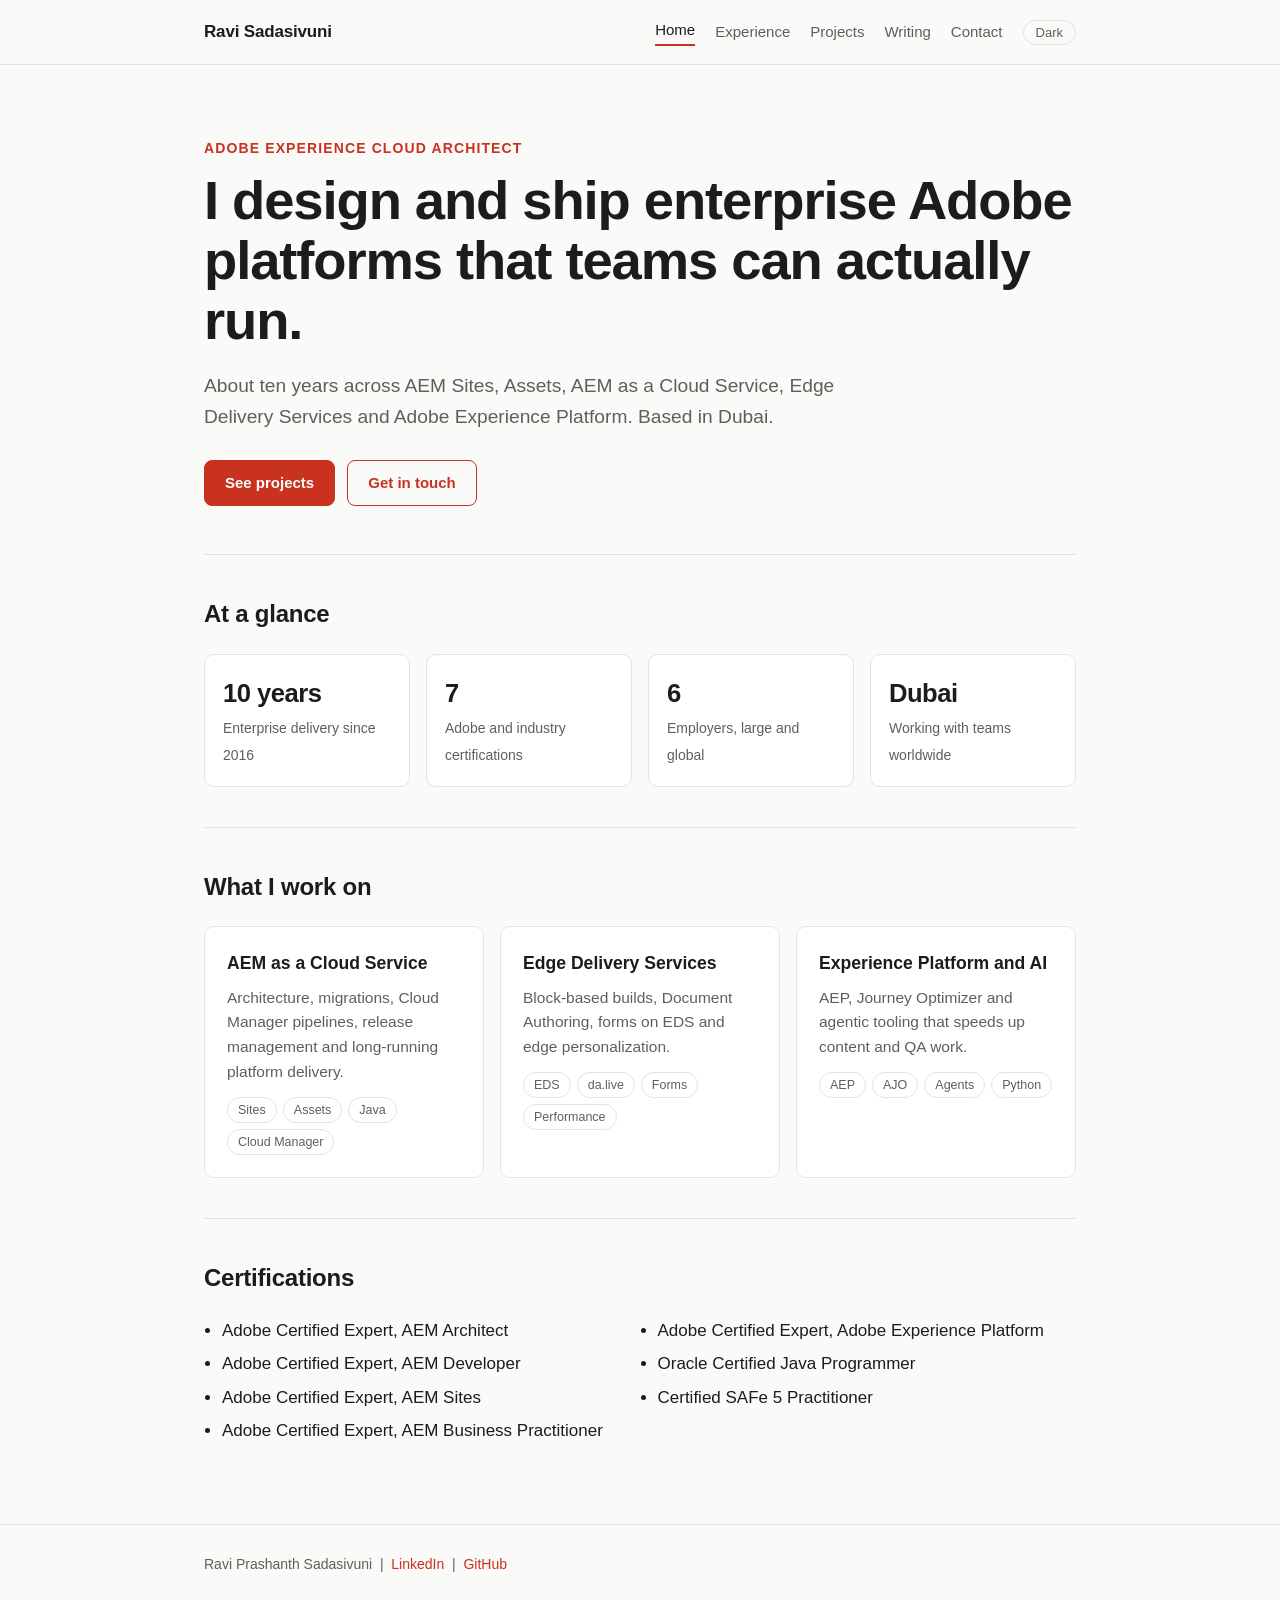
<file: index.html>
<!DOCTYPE html>
<html lang="en">
<head>
  <meta charset="utf-8">
  <meta name="viewport" content="width=device-width, initial-scale=1">
  <title>Ravi Prashanth Sadasivuni | Adobe Experience Cloud Architect</title>
  <meta name="description" content="Adobe Experience Cloud Architect and senior AEM specialist with about ten years of enterprise delivery. AEM as a Cloud Service, Edge Delivery Services, Adobe Experience Platform.">
  <link rel="stylesheet" href="assets/style.css">
</head>
<body>
  <header class="site">
    <div class="wrap">
      <a class="brand" href="index.html">Ravi Sadasivuni</a>
      <nav class="main" aria-label="Main">
        <a href="index.html" aria-current="page">Home</a>
        <a href="experience.html">Experience</a>
        <a href="projects.html">Projects</a>
        <a href="writing.html">Writing</a>
        <a href="contact.html">Contact</a>
        <button id="theme-toggle" type="button" aria-label="Toggle colour theme">Dark</button>
      </nav>
    </div>
  </header>

  <main class="wrap">
    <section class="hero">
      <p class="eyebrow">Adobe Experience Cloud Architect</p>
      <h1>I design and ship enterprise Adobe platforms that teams can actually run.</h1>
      <p class="lead">About ten years across AEM Sites, Assets, AEM as a Cloud Service, Edge Delivery Services and Adobe Experience Platform. Based in Dubai.</p>
      <div class="actions">
        <a class="btn primary" href="projects.html">See projects</a>
        <a class="btn secondary" href="contact.html">Get in touch</a>
      </div>
    </section>

    <section class="block">
      <h2>At a glance</h2>
      <div class="stats">
        <div class="stat"><strong>10 years</strong><span>Enterprise delivery since 2016</span></div>
        <div class="stat"><strong>7</strong><span>Adobe and industry certifications</span></div>
        <div class="stat"><strong>6</strong><span>Employers, large and global</span></div>
        <div class="stat"><strong>Dubai</strong><span>Working with teams worldwide</span></div>
      </div>
    </section>

    <section class="block">
      <h2>What I work on</h2>
      <div class="cards">
        <article class="card">
          <h3>AEM as a Cloud Service</h3>
          <p>Architecture, migrations, Cloud Manager pipelines, release management and long-running platform delivery.</p>
          <ul class="tags"><li>Sites</li><li>Assets</li><li>Java</li><li>Cloud Manager</li></ul>
        </article>
        <article class="card">
          <h3>Edge Delivery Services</h3>
          <p>Block-based builds, Document Authoring, forms on EDS and edge personalization.</p>
          <ul class="tags"><li>EDS</li><li>da.live</li><li>Forms</li><li>Performance</li></ul>
        </article>
        <article class="card">
          <h3>Experience Platform and AI</h3>
          <p>AEP, Journey Optimizer and agentic tooling that speeds up content and QA work.</p>
          <ul class="tags"><li>AEP</li><li>AJO</li><li>Agents</li><li>Python</li></ul>
        </article>
      </div>
    </section>

    <section class="block">
      <h2>Certifications</h2>
      <ul class="cert-list">
        <li>Adobe Certified Expert, AEM Architect</li>
        <li>Adobe Certified Expert, AEM Developer</li>
        <li>Adobe Certified Expert, AEM Sites</li>
        <li>Adobe Certified Expert, AEM Business Practitioner</li>
        <li>Adobe Certified Expert, Adobe Experience Platform</li>
        <li>Oracle Certified Java Programmer</li>
        <li>Certified SAFe 5 Practitioner</li>
      </ul>
    </section>
  </main>

  <footer class="site">
    <div class="wrap">
      <span>Ravi Prashanth Sadasivuni</span>
      &nbsp;|&nbsp;
      <a href="https://www.linkedin.com/in/ravi-sadasivuni-6877631b8">LinkedIn</a>
      &nbsp;|&nbsp;
      <a href="https://github.com/raviprashanth22035">GitHub</a>
    </div>
  </footer>
  <script src="assets/site.js"></script>
</body>
</html>
</file>
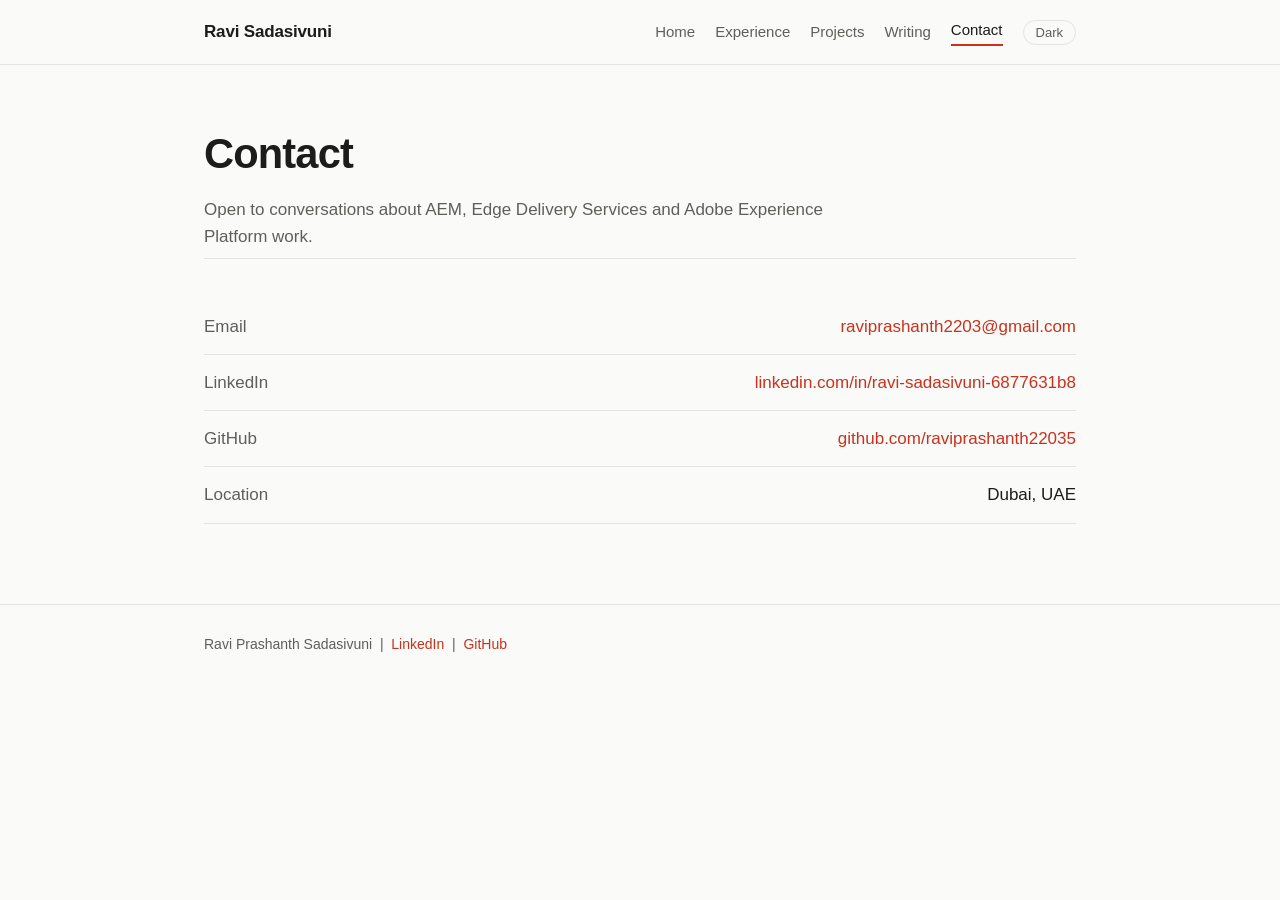
<file: contact.html>
<!DOCTYPE html>
<html lang="en">
<head>
  <meta charset="utf-8">
  <meta name="viewport" content="width=device-width, initial-scale=1">
  <title>Contact | Ravi Sadasivuni</title>
  <meta name="description" content="Get in touch with Ravi Sadasivuni for Adobe Experience Cloud architecture and AEM work.">
  <link rel="stylesheet" href="assets/style.css">
</head>
<body>
  <header class="site">
    <div class="wrap">
      <a class="brand" href="index.html">Ravi Sadasivuni</a>
      <nav class="main" aria-label="Main">
        <a href="index.html">Home</a>
        <a href="experience.html">Experience</a>
        <a href="projects.html">Projects</a>
        <a href="writing.html">Writing</a>
        <a href="contact.html" aria-current="page">Contact</a>
        <button id="theme-toggle" type="button" aria-label="Toggle colour theme">Dark</button>
      </nav>
    </div>
  </header>

  <main class="wrap">
    <div class="page-title">
      <h1>Contact</h1>
      <p>Open to conversations about AEM, Edge Delivery Services and Adobe Experience Platform work.</p>
    </div>

    <section class="block">
      <ul class="contact-list">
        <li><span>Email</span><a href="mailto:raviprashanth2203@gmail.com">raviprashanth2203@gmail.com</a></li>
        <li><span>LinkedIn</span><a href="https://www.linkedin.com/in/ravi-sadasivuni-6877631b8">linkedin.com/in/ravi-sadasivuni-6877631b8</a></li>
        <li><span>GitHub</span><a href="https://github.com/raviprashanth22035">github.com/raviprashanth22035</a></li>
        <li><span>Location</span>Dubai, UAE</li>
      </ul>
    </section>
  </main>

  <footer class="site">
    <div class="wrap">
      <span>Ravi Prashanth Sadasivuni</span>
      &nbsp;|&nbsp;
      <a href="https://www.linkedin.com/in/ravi-sadasivuni-6877631b8">LinkedIn</a>
      &nbsp;|&nbsp;
      <a href="https://github.com/raviprashanth22035">GitHub</a>
    </div>
  </footer>
  <script src="assets/site.js"></script>
</body>
</html>
</file>
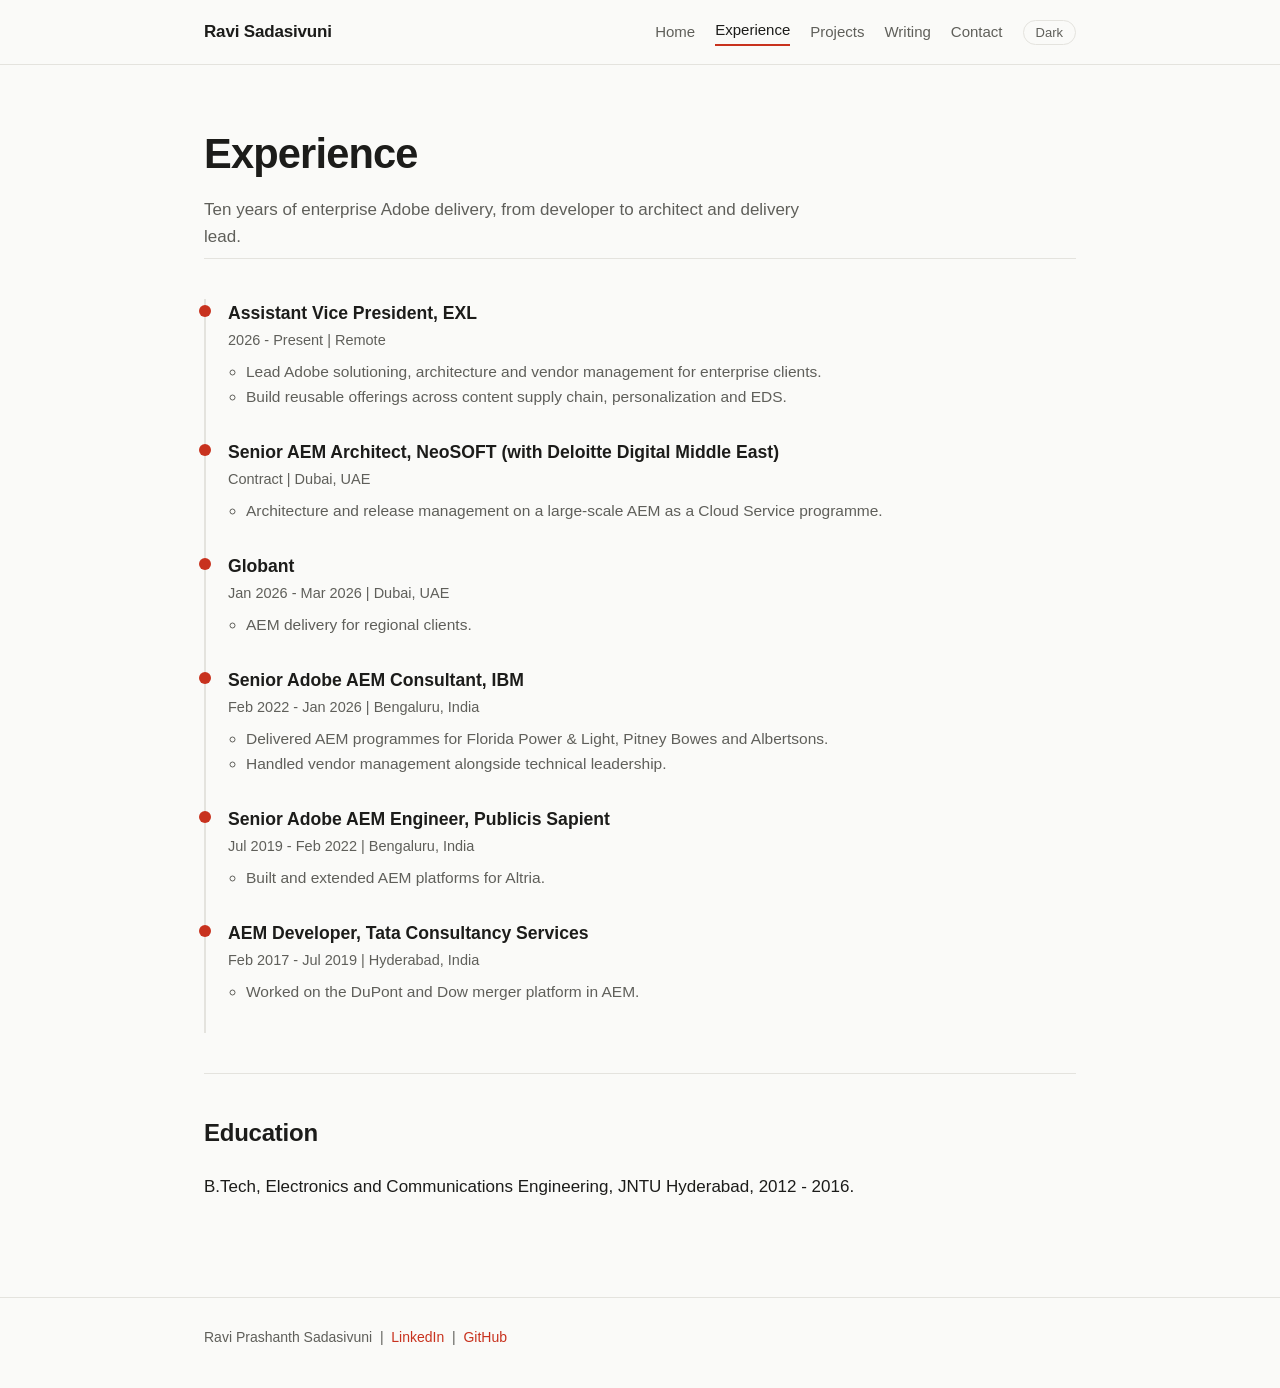
<file: experience.html>
<!DOCTYPE html>
<html lang="en">
<head>
  <meta charset="utf-8">
  <meta name="viewport" content="width=device-width, initial-scale=1">
  <title>Experience | Ravi Sadasivuni</title>
  <meta name="description" content="Career history across EXL, Globant, IBM, Publicis Sapient and TCS, building enterprise AEM platforms.">
  <link rel="stylesheet" href="assets/style.css">
</head>
<body>
  <header class="site">
    <div class="wrap">
      <a class="brand" href="index.html">Ravi Sadasivuni</a>
      <nav class="main" aria-label="Main">
        <a href="index.html">Home</a>
        <a href="experience.html" aria-current="page">Experience</a>
        <a href="projects.html">Projects</a>
        <a href="writing.html">Writing</a>
        <a href="contact.html">Contact</a>
        <button id="theme-toggle" type="button" aria-label="Toggle colour theme">Dark</button>
      </nav>
    </div>
  </header>

  <main class="wrap">
    <div class="page-title">
      <h1>Experience</h1>
      <p>Ten years of enterprise Adobe delivery, from developer to architect and delivery lead.</p>
    </div>

    <section class="block">
      <ol class="timeline">
        <li>
          <h3>Assistant Vice President, EXL</h3>
          <p class="meta">2026 - Present | Remote</p>
          <ul>
            <li>Lead Adobe solutioning, architecture and vendor management for enterprise clients.</li>
            <li>Build reusable offerings across content supply chain, personalization and EDS.</li>
          </ul>
        </li>
        <li>
          <h3>Senior AEM Architect, NeoSOFT (with Deloitte Digital Middle East)</h3>
          <p class="meta">Contract | Dubai, UAE</p>
          <ul>
            <li>Architecture and release management on a large-scale AEM as a Cloud Service programme.</li>
          </ul>
        </li>
        <li>
          <h3>Globant</h3>
          <p class="meta">Jan 2026 - Mar 2026 | Dubai, UAE</p>
          <ul>
            <li>AEM delivery for regional clients.</li>
          </ul>
        </li>
        <li>
          <h3>Senior Adobe AEM Consultant, IBM</h3>
          <p class="meta">Feb 2022 - Jan 2026 | Bengaluru, India</p>
          <ul>
            <li>Delivered AEM programmes for Florida Power &amp; Light, Pitney Bowes and Albertsons.</li>
            <li>Handled vendor management alongside technical leadership.</li>
          </ul>
        </li>
        <li>
          <h3>Senior Adobe AEM Engineer, Publicis Sapient</h3>
          <p class="meta">Jul 2019 - Feb 2022 | Bengaluru, India</p>
          <ul>
            <li>Built and extended AEM platforms for Altria.</li>
          </ul>
        </li>
        <li>
          <h3>AEM Developer, Tata Consultancy Services</h3>
          <p class="meta">Feb 2017 - Jul 2019 | Hyderabad, India</p>
          <ul>
            <li>Worked on the DuPont and Dow merger platform in AEM.</li>
          </ul>
        </li>
      </ol>
    </section>

    <section class="block">
      <h2>Education</h2>
      <p>B.Tech, Electronics and Communications Engineering, JNTU Hyderabad, 2012 - 2016.</p>
    </section>
  </main>

  <footer class="site">
    <div class="wrap">
      <span>Ravi Prashanth Sadasivuni</span>
      &nbsp;|&nbsp;
      <a href="https://www.linkedin.com/in/ravi-sadasivuni-6877631b8">LinkedIn</a>
      &nbsp;|&nbsp;
      <a href="https://github.com/raviprashanth22035">GitHub</a>
    </div>
  </footer>
  <script src="assets/site.js"></script>
</body>
</html>
</file>
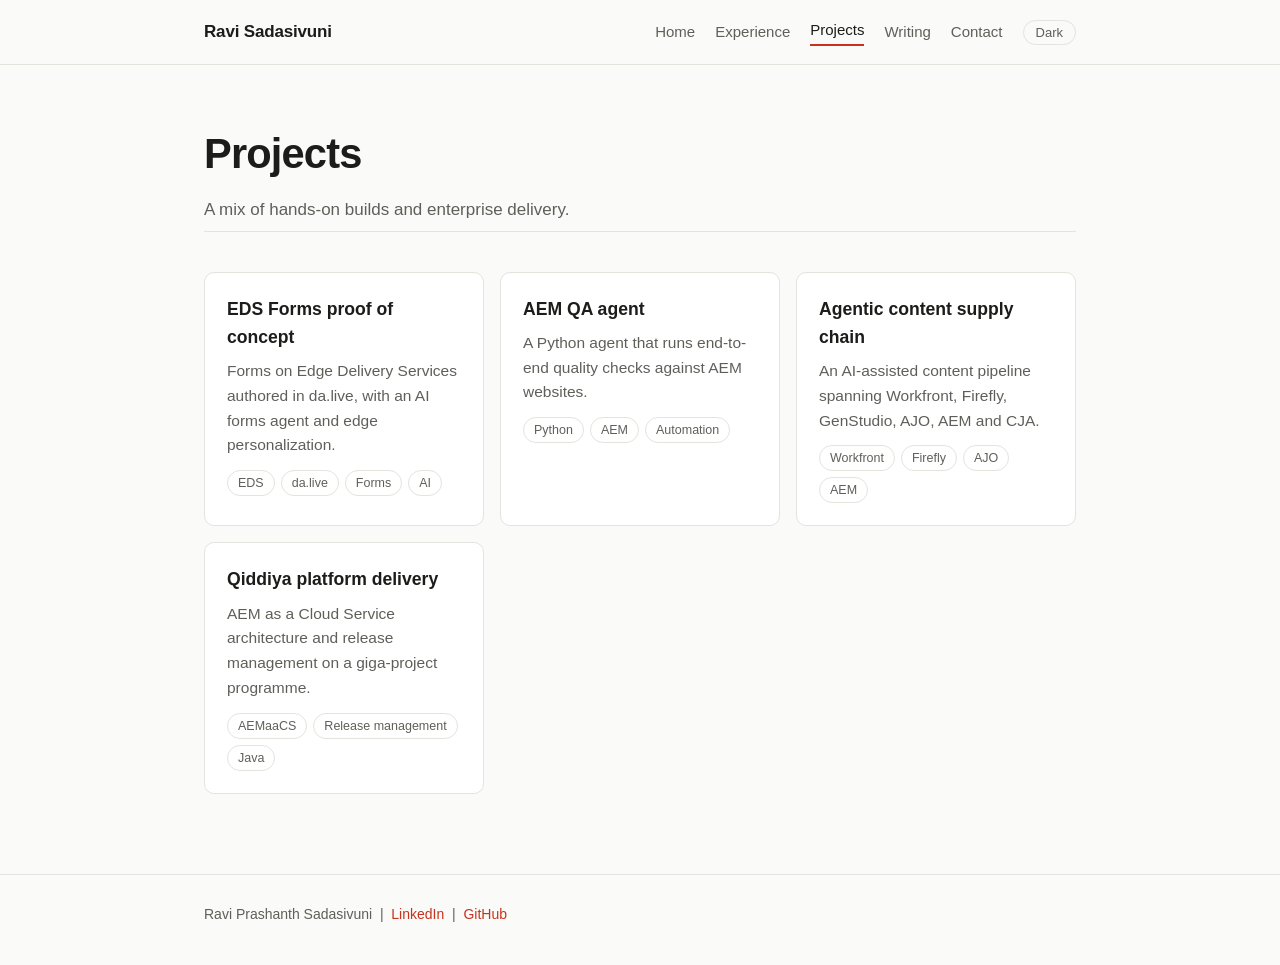
<file: projects.html>
<!DOCTYPE html>
<html lang="en">
<head>
  <meta charset="utf-8">
  <meta name="viewport" content="width=device-width, initial-scale=1">
  <title>Projects | Ravi Sadasivuni</title>
  <meta name="description" content="Selected work: EDS Forms, an AEM QA agent, an agentic content supply chain and enterprise AEM delivery.">
  <link rel="stylesheet" href="assets/style.css">
</head>
<body>
  <header class="site">
    <div class="wrap">
      <a class="brand" href="index.html">Ravi Sadasivuni</a>
      <nav class="main" aria-label="Main">
        <a href="index.html">Home</a>
        <a href="experience.html">Experience</a>
        <a href="projects.html" aria-current="page">Projects</a>
        <a href="writing.html">Writing</a>
        <a href="contact.html">Contact</a>
        <button id="theme-toggle" type="button" aria-label="Toggle colour theme">Dark</button>
      </nav>
    </div>
  </header>

  <main class="wrap">
    <div class="page-title">
      <h1>Projects</h1>
      <p>A mix of hands-on builds and enterprise delivery.</p>
    </div>

    <section class="block">
      <div class="cards">
        <article class="card">
          <h3>EDS Forms proof of concept</h3>
          <p>Forms on Edge Delivery Services authored in da.live, with an AI forms agent and edge personalization.</p>
          <ul class="tags"><li>EDS</li><li>da.live</li><li>Forms</li><li>AI</li></ul>
        </article>
        <article class="card">
          <h3>AEM QA agent</h3>
          <p>A Python agent that runs end-to-end quality checks against AEM websites.</p>
          <ul class="tags"><li>Python</li><li>AEM</li><li>Automation</li></ul>
        </article>
        <article class="card">
          <h3>Agentic content supply chain</h3>
          <p>An AI-assisted content pipeline spanning Workfront, Firefly, GenStudio, AJO, AEM and CJA.</p>
          <ul class="tags"><li>Workfront</li><li>Firefly</li><li>AJO</li><li>AEM</li></ul>
        </article>
        <article class="card">
          <h3>Qiddiya platform delivery</h3>
          <p>AEM as a Cloud Service architecture and release management on a giga-project programme.</p>
          <ul class="tags"><li>AEMaaCS</li><li>Release management</li><li>Java</li></ul>
        </article>
      </div>
    </section>
  </main>

  <footer class="site">
    <div class="wrap">
      <span>Ravi Prashanth Sadasivuni</span>
      &nbsp;|&nbsp;
      <a href="https://www.linkedin.com/in/ravi-sadasivuni-6877631b8">LinkedIn</a>
      &nbsp;|&nbsp;
      <a href="https://github.com/raviprashanth22035">GitHub</a>
    </div>
  </footer>
  <script src="assets/site.js"></script>
</body>
</html>
</file>
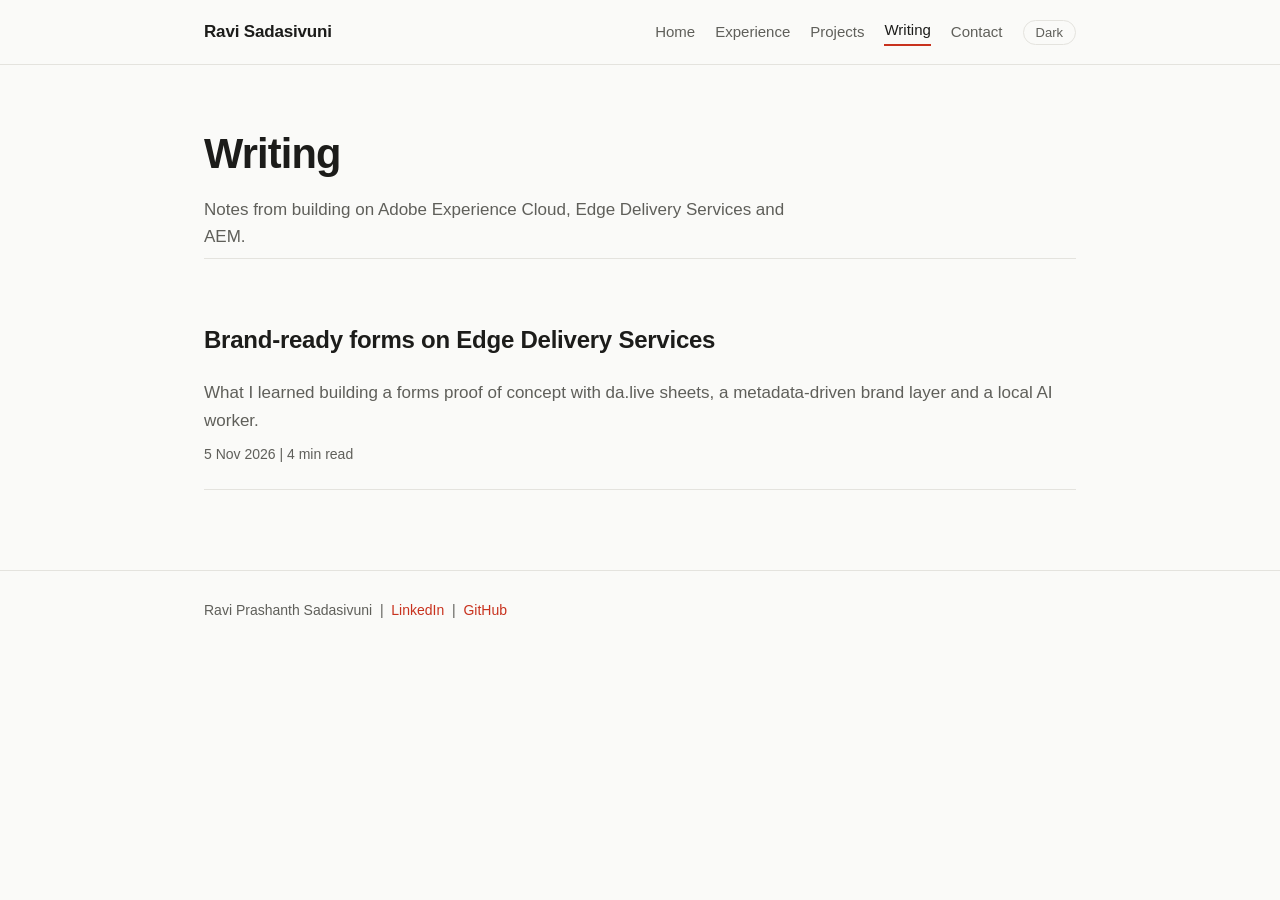
<file: writing.html>
<!DOCTYPE html>
<html lang="en">
<head>
  <meta charset="utf-8">
  <meta name="viewport" content="width=device-width, initial-scale=1">
  <title>Writing | Ravi Sadasivuni</title>
  <meta name="description" content="Notes from building on Adobe Experience Cloud, Edge Delivery Services and AEM.">
  <link rel="stylesheet" href="assets/style.css">
</head>
<body>
  <header class="site">
    <div class="wrap">
      <a class="brand" href="index.html">Ravi Sadasivuni</a>
      <nav class="main" aria-label="Main">
        <a href="index.html">Home</a>
        <a href="experience.html">Experience</a>
        <a href="projects.html">Projects</a>
        <a href="writing.html" aria-current="page">Writing</a>
        <a href="contact.html">Contact</a>
        <button id="theme-toggle" type="button" aria-label="Toggle colour theme">Dark</button>
      </nav>
    </div>
  </header>

  <main class="wrap">
    <div class="page-title">
      <h1>Writing</h1>
      <p>Notes from building on Adobe Experience Cloud, Edge Delivery Services and AEM.</p>
    </div>

    <section class="block">
      <ul class="post-list">
        <li>
          <h2><a href="writing/forms-on-eds.html">Brand-ready forms on Edge Delivery Services</a></h2>
          <p>What I learned building a forms proof of concept with da.live sheets, a metadata-driven brand layer and a local AI worker.</p>
          <span class="post-meta">5 Nov 2026 | 4 min read</span>
        </li>
      </ul>
    </section>
  </main>

  <footer class="site">
    <div class="wrap">
      <span>Ravi Prashanth Sadasivuni</span>
      &nbsp;|&nbsp;
      <a href="https://www.linkedin.com/in/ravi-sadasivuni-6877631b8">LinkedIn</a>
      &nbsp;|&nbsp;
      <a href="https://github.com/raviprashanth22035">GitHub</a>
    </div>
  </footer>
  <script src="assets/site.js"></script>
</body>
</html>
</file>
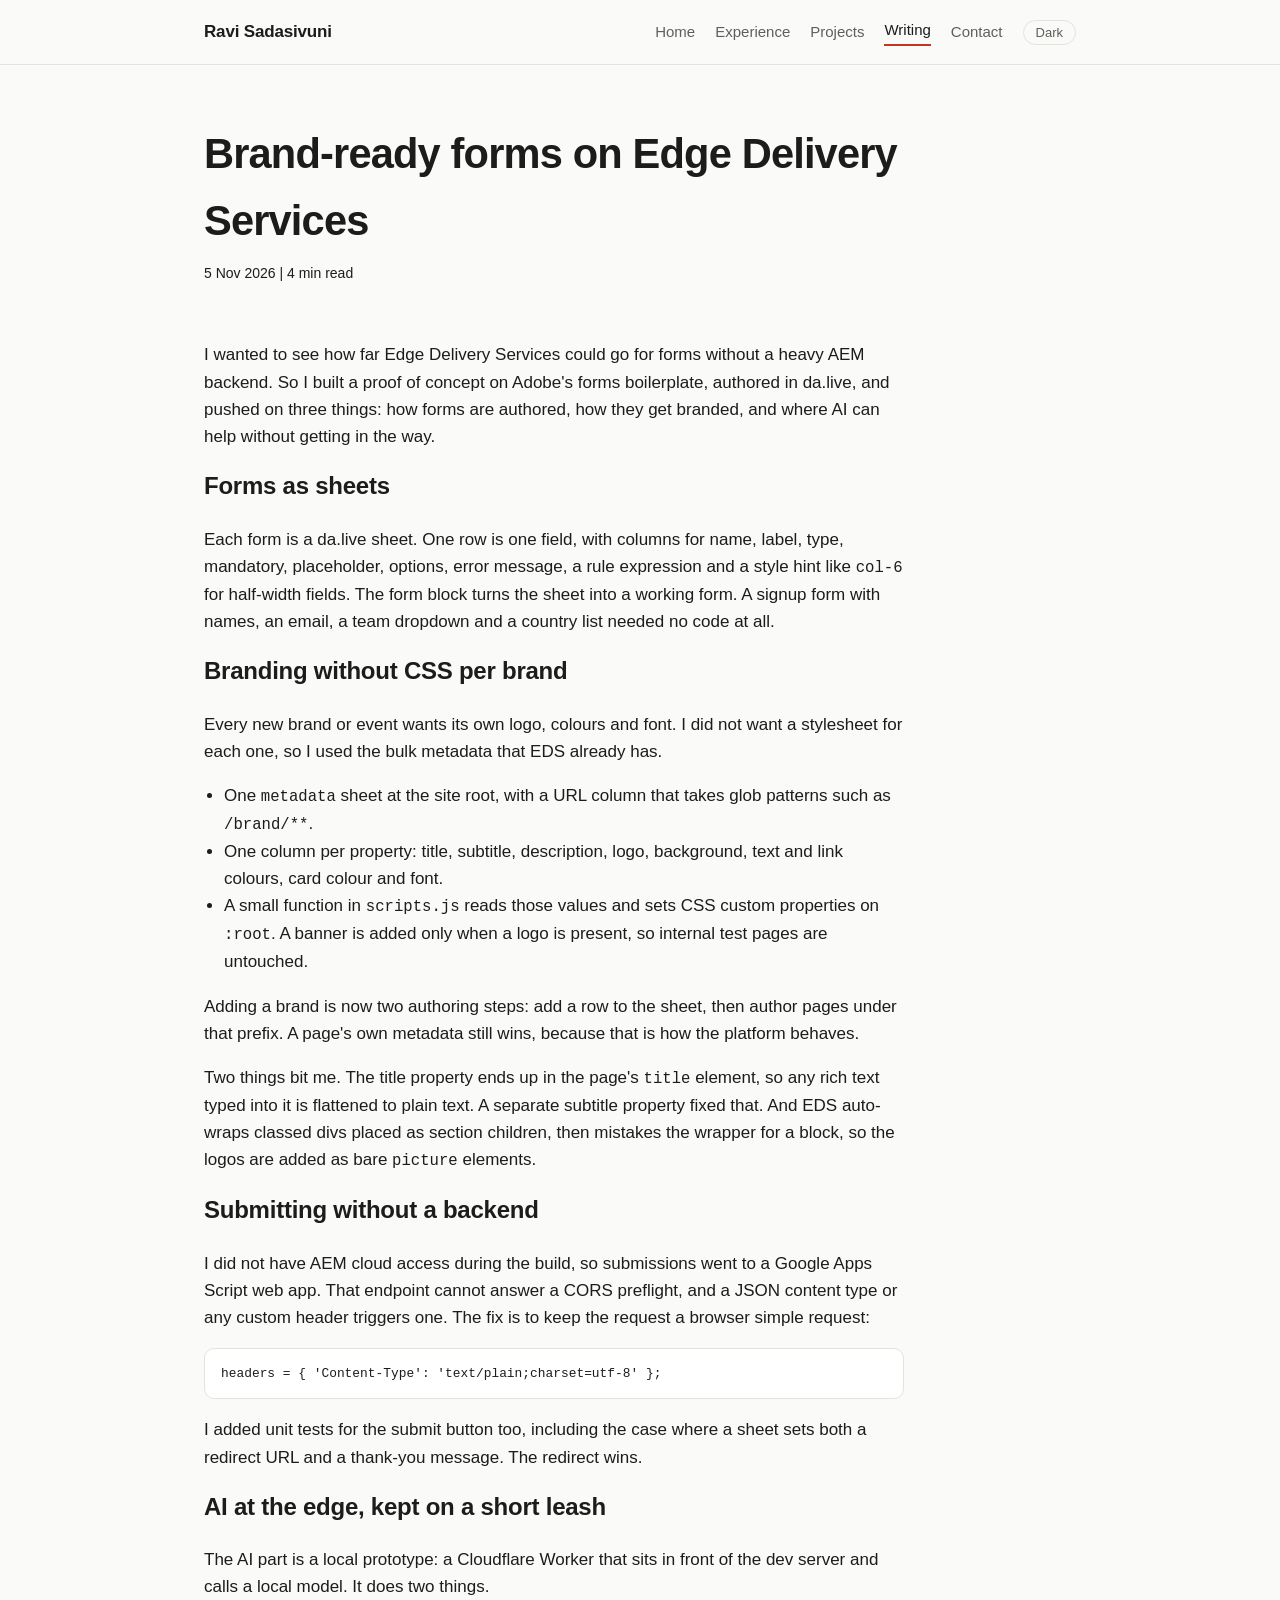
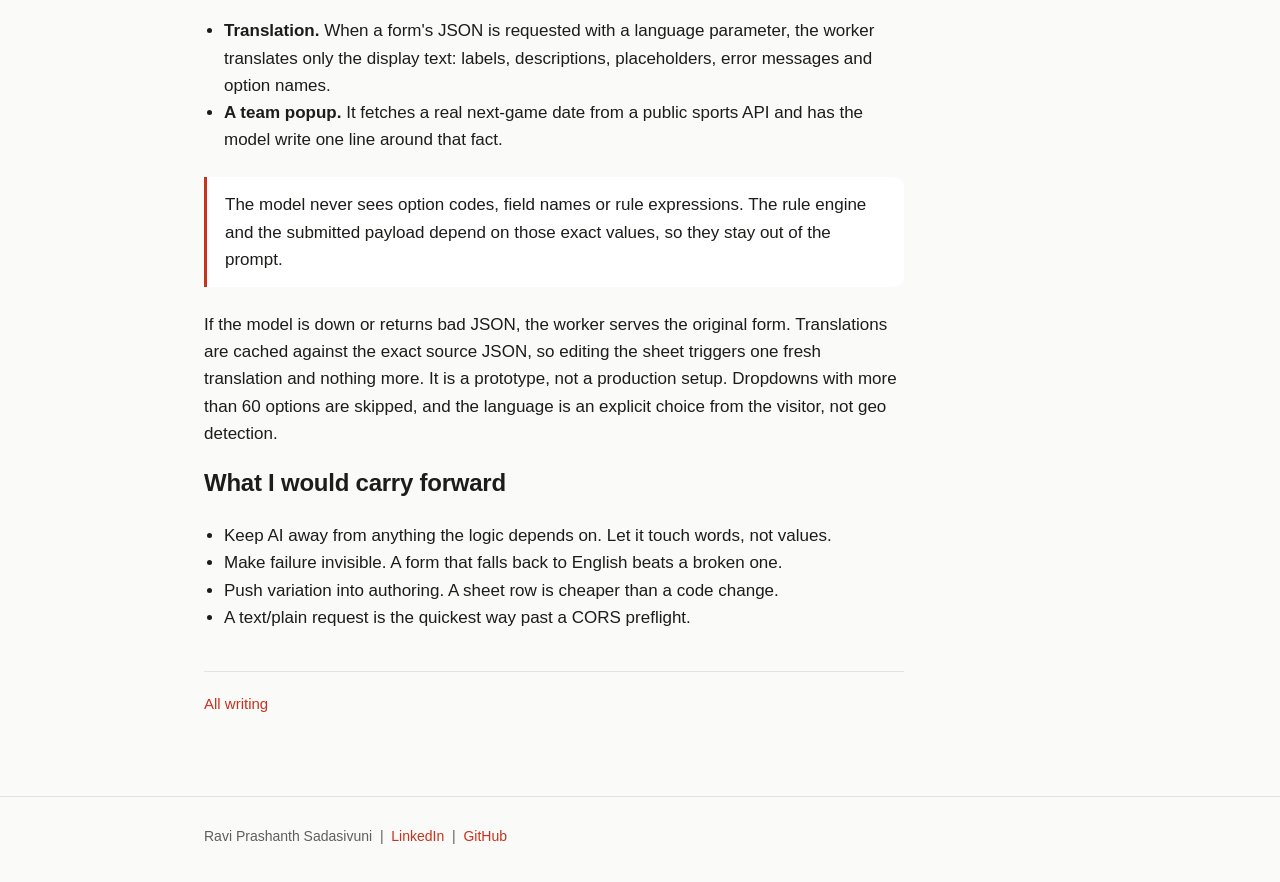
<file: writing/forms-on-eds.html>
<!DOCTYPE html>
<html lang="en">
<head>
  <meta charset="utf-8">
  <meta name="viewport" content="width=device-width, initial-scale=1">
  <title>Brand-ready forms on Edge Delivery Services | Ravi Sadasivuni</title>
  <meta name="description" content="Notes from a forms proof of concept on Edge Delivery Services: sheet-based forms, metadata-driven branding, no-backend submission and a local AI worker.">
  <link rel="stylesheet" href="../assets/style.css">
</head>
<body>
  <header class="site">
    <div class="wrap">
      <a class="brand" href="../index.html">Ravi Sadasivuni</a>
      <nav class="main" aria-label="Main">
        <a href="../index.html">Home</a>
        <a href="../experience.html">Experience</a>
        <a href="../projects.html">Projects</a>
        <a href="../writing.html" aria-current="page">Writing</a>
        <a href="../contact.html">Contact</a>
        <button id="theme-toggle" type="button" aria-label="Toggle colour theme">Dark</button>
      </nav>
    </div>
  </header>

  <main class="wrap">
    <article class="article">
      <div class="page-title">
        <h1>Brand-ready forms on Edge Delivery Services</h1>
        <p class="post-meta">5 Nov 2026 | 4 min read</p>
      </div>

      <section class="block" style="border-top: 0;">
        <p>I wanted to see how far Edge Delivery Services could go for forms without a heavy AEM backend. So I built a proof of concept on Adobe's forms boilerplate, authored in da.live, and pushed on three things: how forms are authored, how they get branded, and where AI can help without getting in the way.</p>

        <h2>Forms as sheets</h2>
        <p>Each form is a da.live sheet. One row is one field, with columns for name, label, type, mandatory, placeholder, options, error message, a rule expression and a style hint like <code>col-6</code> for half-width fields. The form block turns the sheet into a working form. A signup form with names, an email, a team dropdown and a country list needed no code at all.</p>

        <h2>Branding without CSS per brand</h2>
        <p>Every new brand or event wants its own logo, colours and font. I did not want a stylesheet for each one, so I used the bulk metadata that EDS already has.</p>
        <ul>
          <li>One <code>metadata</code> sheet at the site root, with a URL column that takes glob patterns such as <code>/brand/**</code>.</li>
          <li>One column per property: title, subtitle, description, logo, background, text and link colours, card colour and font.</li>
          <li>A small function in <code>scripts.js</code> reads those values and sets CSS custom properties on <code>:root</code>. A banner is added only when a logo is present, so internal test pages are untouched.</li>
        </ul>
        <p>Adding a brand is now two authoring steps: add a row to the sheet, then author pages under that prefix. A page's own metadata still wins, because that is how the platform behaves.</p>
        <p>Two things bit me. The title property ends up in the page's <code>title</code> element, so any rich text typed into it is flattened to plain text. A separate subtitle property fixed that. And EDS auto-wraps classed divs placed as section children, then mistakes the wrapper for a block, so the logos are added as bare <code>picture</code> elements.</p>

        <h2>Submitting without a backend</h2>
        <p>I did not have AEM cloud access during the build, so submissions went to a Google Apps Script web app. That endpoint cannot answer a CORS preflight, and a JSON content type or any custom header triggers one. The fix is to keep the request a browser simple request:</p>
        <pre><code>headers = { 'Content-Type': 'text/plain;charset=utf-8' };</code></pre>
        <p>I added unit tests for the submit button too, including the case where a sheet sets both a redirect URL and a thank-you message. The redirect wins.</p>

        <h2>AI at the edge, kept on a short leash</h2>
        <p>The AI part is a local prototype: a Cloudflare Worker that sits in front of the dev server and calls a local model. It does two things.</p>
        <ul>
          <li><strong>Translation.</strong> When a form's JSON is requested with a language parameter, the worker translates only the display text: labels, descriptions, placeholders, error messages and option names.</li>
          <li><strong>A team popup.</strong> It fetches a real next-game date from a public sports API and has the model write one line around that fact.</li>
        </ul>
        <div class="callout">
          <p>The model never sees option codes, field names or rule expressions. The rule engine and the submitted payload depend on those exact values, so they stay out of the prompt.</p>
        </div>
        <p>If the model is down or returns bad JSON, the worker serves the original form. Translations are cached against the exact source JSON, so editing the sheet triggers one fresh translation and nothing more. It is a prototype, not a production setup. Dropdowns with more than 60 options are skipped, and the language is an explicit choice from the visitor, not geo detection.</p>

        <h2>What I would carry forward</h2>
        <ul>
          <li>Keep AI away from anything the logic depends on. Let it touch words, not values.</li>
          <li>Make failure invisible. A form that falls back to English beats a broken one.</li>
          <li>Push variation into authoring. A sheet row is cheaper than a code change.</li>
          <li>A text/plain request is the quickest way past a CORS preflight.</li>
        </ul>

        <div class="post-nav">
          <a href="../writing.html">All writing</a>
        </div>
      </section>
    </article>
  </main>

  <footer class="site">
    <div class="wrap">
      <span>Ravi Prashanth Sadasivuni</span>
      &nbsp;|&nbsp;
      <a href="https://www.linkedin.com/in/ravi-sadasivuni-6877631b8">LinkedIn</a>
      &nbsp;|&nbsp;
      <a href="https://github.com/raviprashanth22035">GitHub</a>
    </div>
  </footer>
  <script src="../assets/site.js"></script>
</body>
</html>
</file>
<file: assets/style.css>
:root {
  --bg: #fafaf8;
  --surface: #ffffff;
  --text: #1c1c1a;
  --muted: #5f5f5a;
  --border: #e4e3de;
  --accent: #c8321e;
  --accent-ink: #ffffff;
  --max: 920px;
  --radius: 10px;
}

[data-theme="dark"] {
  --bg: #121211;
  --surface: #1b1b19;
  --text: #ecebe6;
  --muted: #a3a29b;
  --border: #2d2d2a;
  --accent: #ff6a52;
  --accent-ink: #121211;
}

@media (prefers-color-scheme: dark) {
  :root:not([data-theme="light"]) {
    --bg: #121211;
    --surface: #1b1b19;
    --text: #ecebe6;
    --muted: #a3a29b;
    --border: #2d2d2a;
    --accent: #ff6a52;
    --accent-ink: #121211;
  }
}

* { box-sizing: border-box; }

html { scroll-behavior: smooth; }

body {
  margin: 0;
  background: var(--bg);
  color: var(--text);
  font-family: -apple-system, BlinkMacSystemFont, "Segoe UI", Roboto, Helvetica, Arial, sans-serif;
  line-height: 1.6;
  font-size: 17px;
}

a { color: var(--accent); text-decoration: none; }
a:hover { text-decoration: underline; }

.wrap { max-width: var(--max); margin: 0 auto; padding: 0 24px; }

header.site {
  border-bottom: 1px solid var(--border);
  background: var(--bg);
  position: sticky;
  top: 0;
  z-index: 10;
}

header.site .wrap {
  display: flex;
  align-items: center;
  justify-content: space-between;
  min-height: 64px;
  gap: 16px;
}

.brand { font-weight: 700; color: var(--text); letter-spacing: -0.01em; }
.brand:hover { text-decoration: none; }

nav.main { display: flex; align-items: center; gap: 20px; flex-wrap: wrap; }
nav.main a { color: var(--muted); font-size: 15px; }
nav.main a:hover, nav.main a[aria-current="page"] { color: var(--text); text-decoration: none; }
nav.main a[aria-current="page"] { border-bottom: 2px solid var(--accent); padding-bottom: 2px; }

#theme-toggle {
  background: none;
  border: 1px solid var(--border);
  color: var(--muted);
  border-radius: 999px;
  padding: 4px 12px;
  font-size: 13px;
  cursor: pointer;
}
#theme-toggle:hover { color: var(--text); }

.hero { padding: 72px 0 48px; }
.hero .eyebrow { color: var(--accent); font-weight: 600; font-size: 14px; letter-spacing: 0.08em; text-transform: uppercase; margin: 0 0 12px; }
.hero h1 { font-size: clamp(2.2rem, 6vw, 3.4rem); line-height: 1.1; margin: 0 0 20px; letter-spacing: -0.02em; }
.hero p.lead { font-size: 1.2rem; color: var(--muted); max-width: 640px; margin: 0 0 28px; }

.btn {
  display: inline-block;
  padding: 10px 20px;
  border-radius: 8px;
  font-weight: 600;
  font-size: 15px;
  border: 1px solid var(--accent);
}
.btn.primary { background: var(--accent); color: var(--accent-ink); }
.btn.secondary { color: var(--accent); background: transparent; }
.btn:hover { text-decoration: none; opacity: 0.9; }
.actions { display: flex; gap: 12px; flex-wrap: wrap; }

section.block { padding: 40px 0; border-top: 1px solid var(--border); }
section.block h2 { font-size: 1.5rem; margin: 0 0 20px; letter-spacing: -0.01em; }

.page-title { padding: 56px 0 8px; }
.page-title h1 { font-size: clamp(1.9rem, 5vw, 2.6rem); margin: 0 0 8px; letter-spacing: -0.02em; }
.page-title p { color: var(--muted); margin: 0; max-width: 620px; }

.stats { display: grid; grid-template-columns: repeat(auto-fit, minmax(170px, 1fr)); gap: 16px; }
.stat { background: var(--surface); border: 1px solid var(--border); border-radius: var(--radius); padding: 18px; }
.stat strong { display: block; font-size: 1.6rem; letter-spacing: -0.02em; }
.stat span { color: var(--muted); font-size: 14px; }

.cards { display: grid; grid-template-columns: repeat(auto-fit, minmax(260px, 1fr)); gap: 16px; }
.card { background: var(--surface); border: 1px solid var(--border); border-radius: var(--radius); padding: 22px; }
.card h3 { margin: 0 0 8px; font-size: 1.1rem; }
.card p { margin: 0 0 12px; color: var(--muted); font-size: 15.5px; }
.tags { display: flex; flex-wrap: wrap; gap: 6px; margin: 0; padding: 0; list-style: none; }
.tags li { font-size: 12.5px; border: 1px solid var(--border); border-radius: 999px; padding: 2px 10px; color: var(--muted); }

.timeline { list-style: none; margin: 0; padding: 0; }
.timeline > li { padding: 0 0 28px 22px; border-left: 2px solid var(--border); position: relative; }
.timeline > li::before { content: ""; position: absolute; left: -7px; top: 6px; width: 12px; height: 12px; border-radius: 50%; background: var(--accent); }
.timeline h3 { margin: 0; font-size: 1.1rem; }
.timeline .meta { color: var(--muted); font-size: 14.5px; margin: 2px 0 8px; }
.timeline ul { margin: 0; padding-left: 18px; color: var(--muted); font-size: 15.5px; }

.cert-list { columns: 2 260px; padding-left: 18px; margin: 0; }
.cert-list li { margin-bottom: 6px; break-inside: avoid; }

.contact-list { list-style: none; padding: 0; margin: 0; }
.contact-list li { padding: 14px 0; border-bottom: 1px solid var(--border); display: flex; justify-content: space-between; gap: 16px; flex-wrap: wrap; }
.contact-list li span { color: var(--muted); }

footer.site { border-top: 1px solid var(--border); padding: 28px 0 40px; color: var(--muted); font-size: 14px; margin-top: 40px; }

@media (max-width: 600px) {
  body { font-size: 16px; }
  .hero { padding: 48px 0 32px; }
  header.site { position: static; }
  header.site .wrap { flex-direction: column; align-items: flex-start; padding-top: 12px; padding-bottom: 12px; gap: 8px; }
  nav.main { gap: 14px; }
  .brand { white-space: nowrap; }
}

/* Writing */
.post-list { list-style: none; margin: 0; padding: 0; }
.post-list li { padding: 22px 0; border-bottom: 1px solid var(--border); }
.post-list h2 { margin: 0 0 6px; font-size: 1.3rem; letter-spacing: -0.01em; }
.post-list h2 a { color: var(--text); }
.post-list p { margin: 0 0 6px; color: var(--muted); }
.post-meta { color: var(--muted); font-size: 14px; }

.article { max-width: 700px; }
.article .page-title { padding-bottom: 0; }
.article h2 { font-size: 1.35rem; margin: 36px 0 10px; letter-spacing: -0.01em; }
.article p, .article li { color: var(--text); }
.article ul { padding-left: 20px; }
.article pre { background: var(--surface); border: 1px solid var(--border); border-radius: var(--radius); padding: 14px 16px; overflow-x: auto; font-size: 14px; line-height: 1.5; }
.article code { font-family: ui-monospace, SFMono-Regular, Menlo, Consolas, monospace; font-size: 0.92em; }
.callout { border-left: 3px solid var(--accent); background: var(--surface); padding: 14px 18px; border-radius: 0 var(--radius) var(--radius) 0; margin: 24px 0; }
.callout p { margin: 0; }
.post-nav { display: flex; justify-content: space-between; gap: 16px; margin: 40px 0 0; padding-top: 20px; border-top: 1px solid var(--border); font-size: 15px; }
</file>
